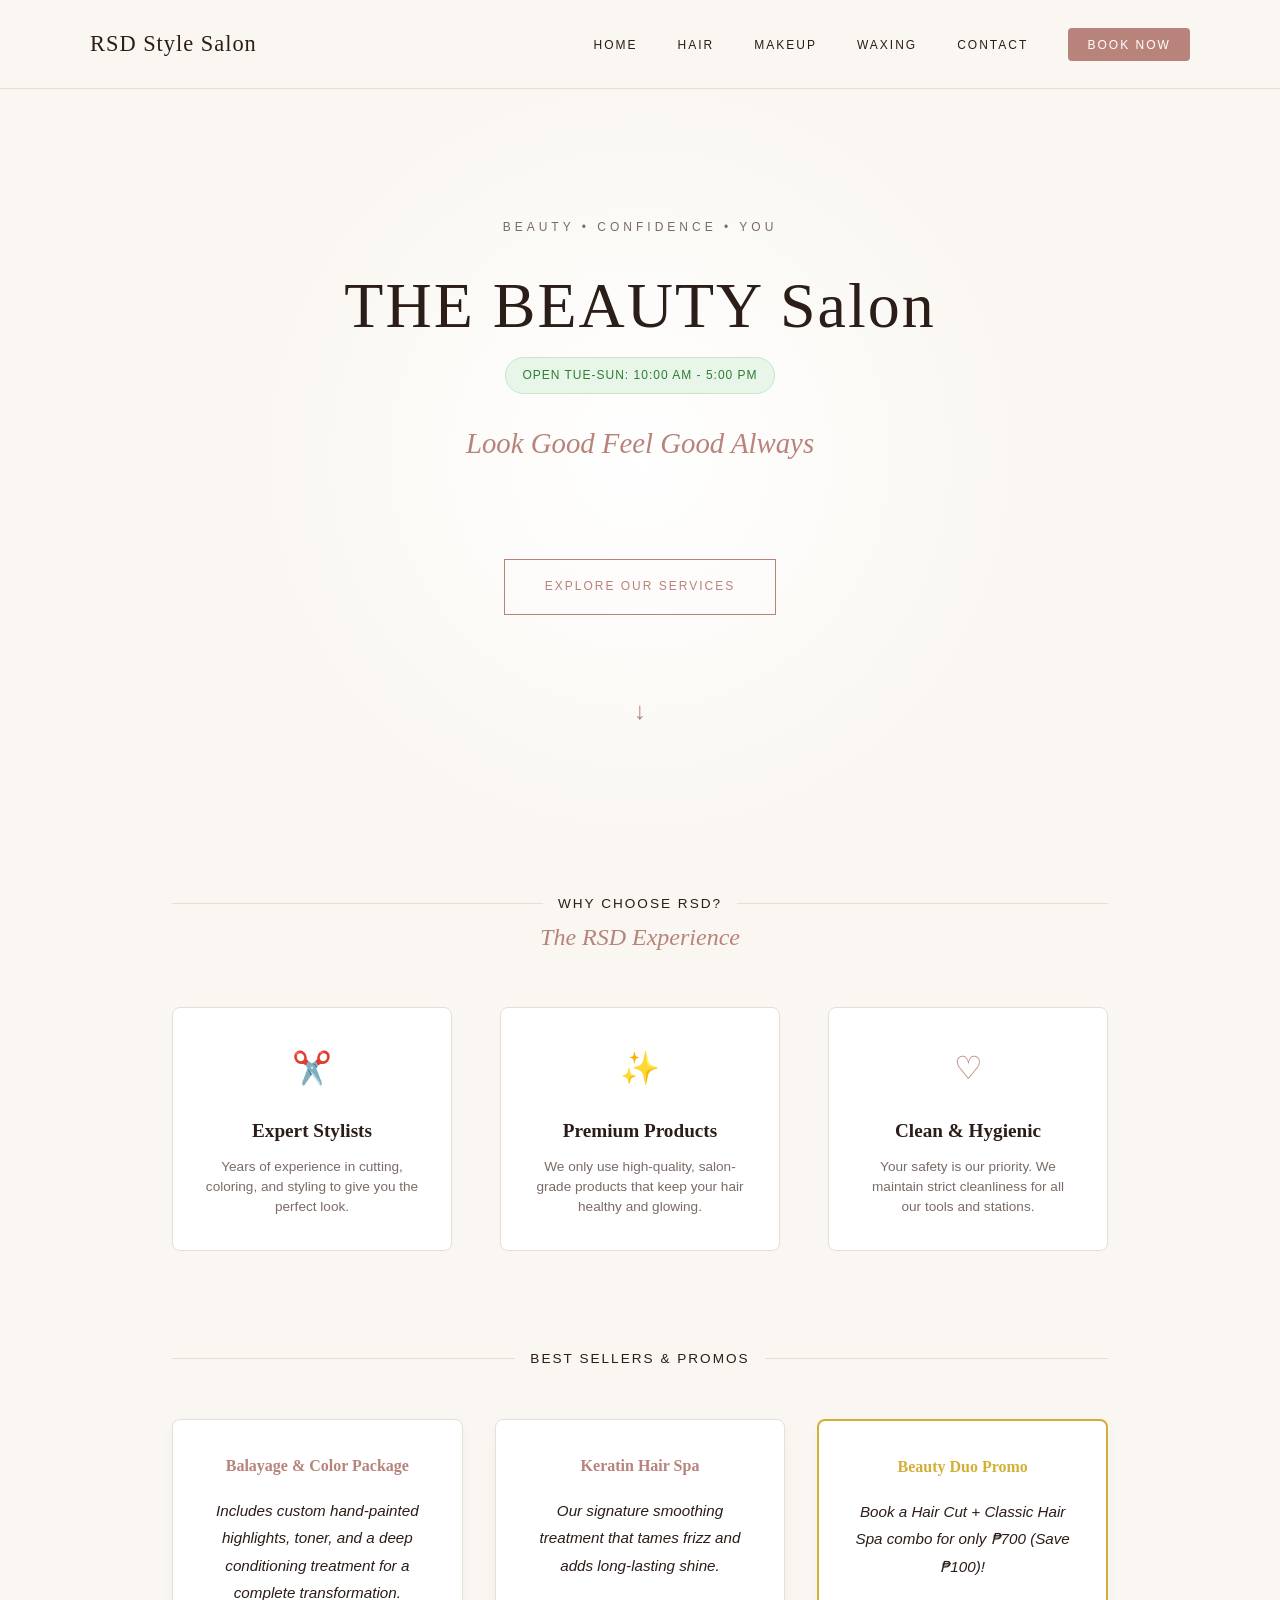
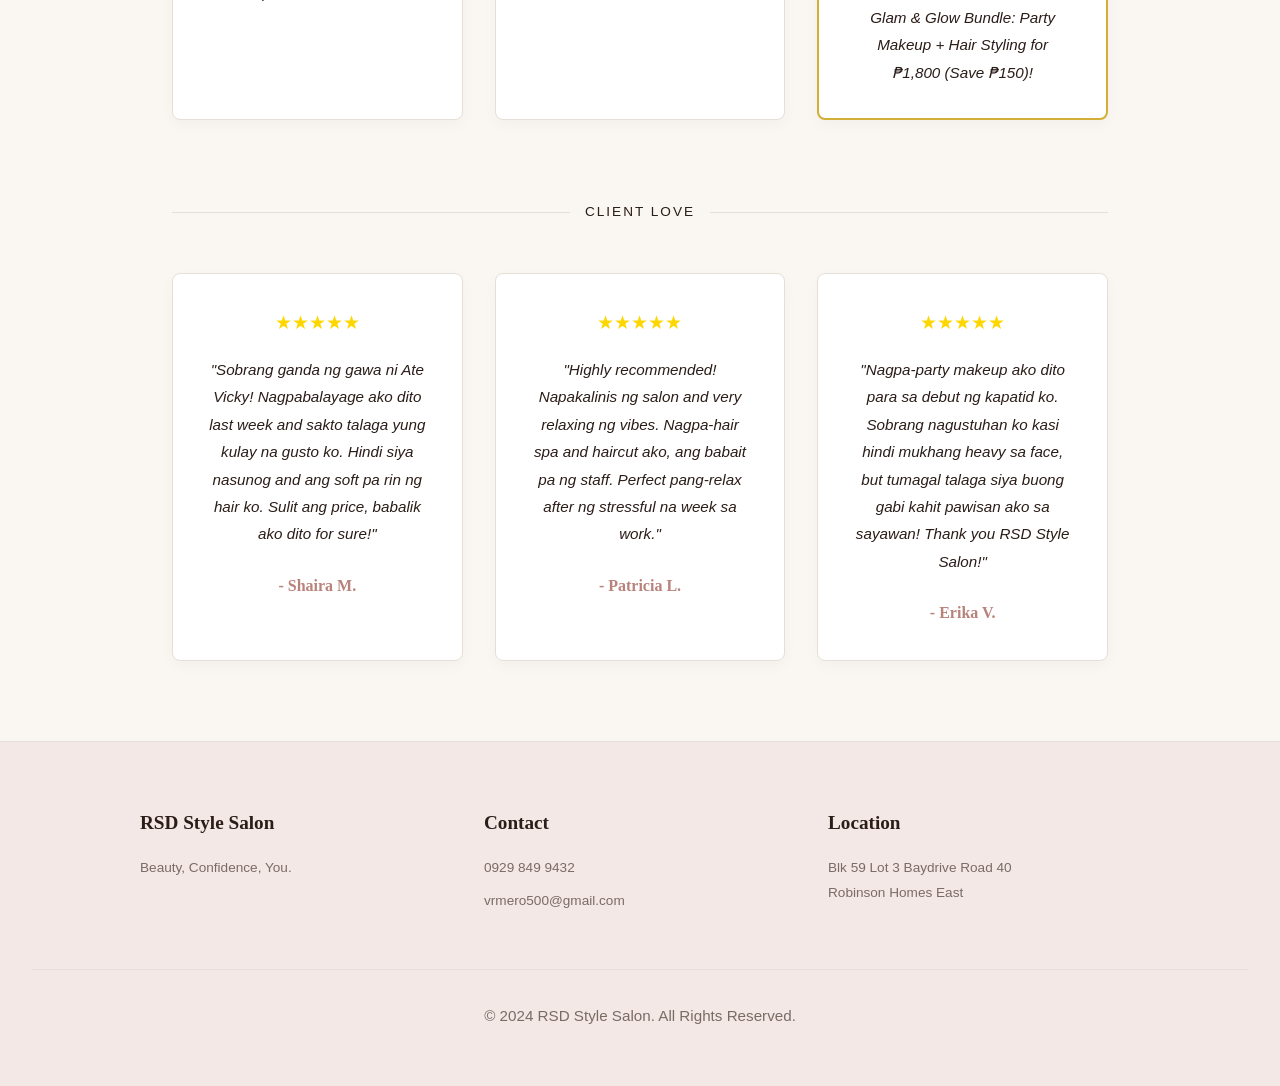
<file: index.html>
<!DOCTYPE html>
<html lang="en">
<head>
    <meta charset="UTF-8">
    <meta name="viewport" content="width=device-width, initial-scale=1.0">
    <title>RSD Style Salon | Home</title>
    <link rel="stylesheet" href="style.css">
</head>
<body>

    <!-- 1. NAVIGATION BAR -->
    <nav>
        <div class="nav-container">
            <div class="logo">RSD Style Salon</div>
            <ul class="nav-links">
                <li><a href="index.html">Home</a></li>
                <li><a href="hair.html">Hair</a></li>
                <li><a href="makeup.html">Makeup</a></li>
                <li><a href="waxing.html">Waxing</a></li>
                <li><a href="contact.html">Contact</a></li>
                <li><a href="contact.html" class="nav-btn">BOOK NOW</a></li>
            </ul>
        </div>
    </nav>

    <!-- 2. HERO SECTION -->
    <section class="hero">
        <p class="hero-subtitle">Beauty • Confidence • You</p>
        <h1>THE BEAUTY Salon</h1>
        <!-- Updated Operating Hours based on Interview -->
        <div class="open-badge">Open Tue-Sun: 10:00 AM - 5:00 PM</div>
        <span class="script-text">Look Good Feel Good Always</span>
        <br><br>
        <a href="hair.html" class="btn">Explore Our Services</a>
        <div class="scroll-indicator">↓</div>
    </section>

    <!-- 3. WHY CHOOSE US SECTION -->
    <section class="why-choose-us">
        <h3 style="justify-content: center; border: none; margin-bottom: 0;">Why Choose RSD?</h3>
        <span class="script-text" style="font-size: 1.5rem; margin-bottom: 0;">The RSD Experience</span>
        
        <div class="features-grid">
            <!-- Feature 1 -->
            <div class="feature-item">
                <span class="feature-item-icon">✂️</span>
                <h4>Expert Stylists</h4>
                <p>Years of experience in cutting, coloring, and styling to give you the perfect look.</p>
            </div>
            <!-- Feature 2 -->
            <div class="feature-item">
                <span class="feature-item-icon">✨</span>
                <h4>Premium Products</h4>
                <p>We only use high-quality, salon-grade products that keep your hair healthy and glowing.</p>
            </div>
            <!-- Feature 3 -->
            <div class="feature-item">
                <span class="feature-item-icon">♡</span>
                <h4>Clean & Hygienic</h4>
                <p>Your safety is our priority. We maintain strict cleanliness for all our tools and stations.</p>
            </div>
        </div>
    </section>

    <!-- 4. PROMOS & BEST SELLERS (Based on Interview) -->
    <section class="testimonials" style="margin-top: 2rem;">
        <h3 style="justify-content: center; border: none;">Best Sellers & Promos</h3>
        <div class="testimonial-grid">
            <div class="testimonial-card">
                <h4 style="font-family: var(--font-heading); color: var(--accent); margin-bottom: 1rem;">Balayage & Color Package</h4>
                <p class="quote">Includes custom hand-painted highlights, toner, and a deep conditioning treatment for a complete transformation.</p>
            </div>
            <div class="testimonial-card">
                <h4 style="font-family: var(--font-heading); color: var(--accent); margin-bottom: 1rem;">Keratin Hair Spa</h4>
                <p class="quote">Our signature smoothing treatment that tames frizz and adds long-lasting shine.</p>
            </div>
            <div class="testimonial-card" style="border: 2px solid var(--gold);">
                <h4 style="font-family: var(--font-heading); color: var(--gold); margin-bottom: 1rem;">Beauty Duo Promo</h4>
                <p class="quote">Book a Hair Cut + Classic Hair Spa combo for only ₱700 (Save ₱100)!</p>
                <p class="quote" style="margin-bottom: 0;">Glam & Glow Bundle: Party Makeup + Hair Styling for ₱1,800 (Save ₱150)!</p>
            </div>
        </div>
    </section>

<!-- 5. TESTIMONIALS SECTION -->
<section class="testimonials">
    <h3 style="justify-content: center; border: none;">Client Love</h3>
    <div class="testimonial-grid">
        
        <div class="testimonial-card">
            <p class="stars">★★★★★</p>
            <p class="quote">"Sobrang ganda ng gawa ni Ate Vicky! Nagpabalayage ako dito last week and sakto talaga yung kulay na gusto ko. Hindi siya nasunog and ang soft pa rin ng hair ko. Sulit ang price, babalik ako dito for sure!"</p>
            <p class="client-name">- Shaira M.</p>
        </div>
        
        <div class="testimonial-card">
            <p class="stars">★★★★★</p>
            <p class="quote">"Highly recommended! Napakalinis ng salon and very relaxing ng vibes. Nagpa-hair spa and haircut ako, ang babait pa ng staff. Perfect pang-relax after ng stressful na week sa work."</p>
            <p class="client-name">- Patricia L.</p>
        </div>
        
        <div class="testimonial-card">
            <p class="stars">★★★★★</p>
            <p class="quote">"Nagpa-party makeup ako dito para sa debut ng kapatid ko. Sobrang nagustuhan ko kasi hindi mukhang heavy sa face, but tumagal talaga siya buong gabi kahit pawisan ako sa sayawan! Thank you RSD Style Salon!"</p>
            <p class="client-name">- Erika V.</p>
        </div>

    </div>
</section>
    
    <!-- 6. FOOTER -->
    <footer>
        <div class="footer-content">
            <div class="footer-col">
                <h4>RSD Style Salon</h4>
                <p>Beauty, Confidence, You.</p>
            </div>
            <div class="footer-col">
                <h4>Contact</h4>
                <p>0929 849 9432</p>
                <p>vrmero500@gmail.com</p>
            </div>
            <div class="footer-col">
                <h4>Location</h4>
                <p>Blk 59 Lot 3 Baydrive Road 40<br>Robinson Homes East</p>
            </div>
        </div>
        <div class="footer-bottom">
            <p>&copy; 2024 RSD Style Salon. All Rights Reserved.</p>
        </div>
    </footer>

    <!-- 7. JAVASCRIPT (Scroll Effects & Back to Top) -->
    <script>
        window.addEventListener('scroll', function() {
            const nav = document.querySelector('nav');
            const topBtn = document.getElementById("backToTop");
            
            if (window.scrollY > 50) {
                nav.classList.add('scrolled');
            } else {
                nav.classList.remove('scrolled');
            }

            if (window.scrollY > 300) {
                topBtn.style.display = "block";
            } else {
                topBtn.style.display = "none";
            }
        });
    </script>
    <button onclick="window.scrollTo({top: 0, behavior: 'smooth'})" id="backToTop" title="Go to top">↑</button> 
</body>
</html>
</file>
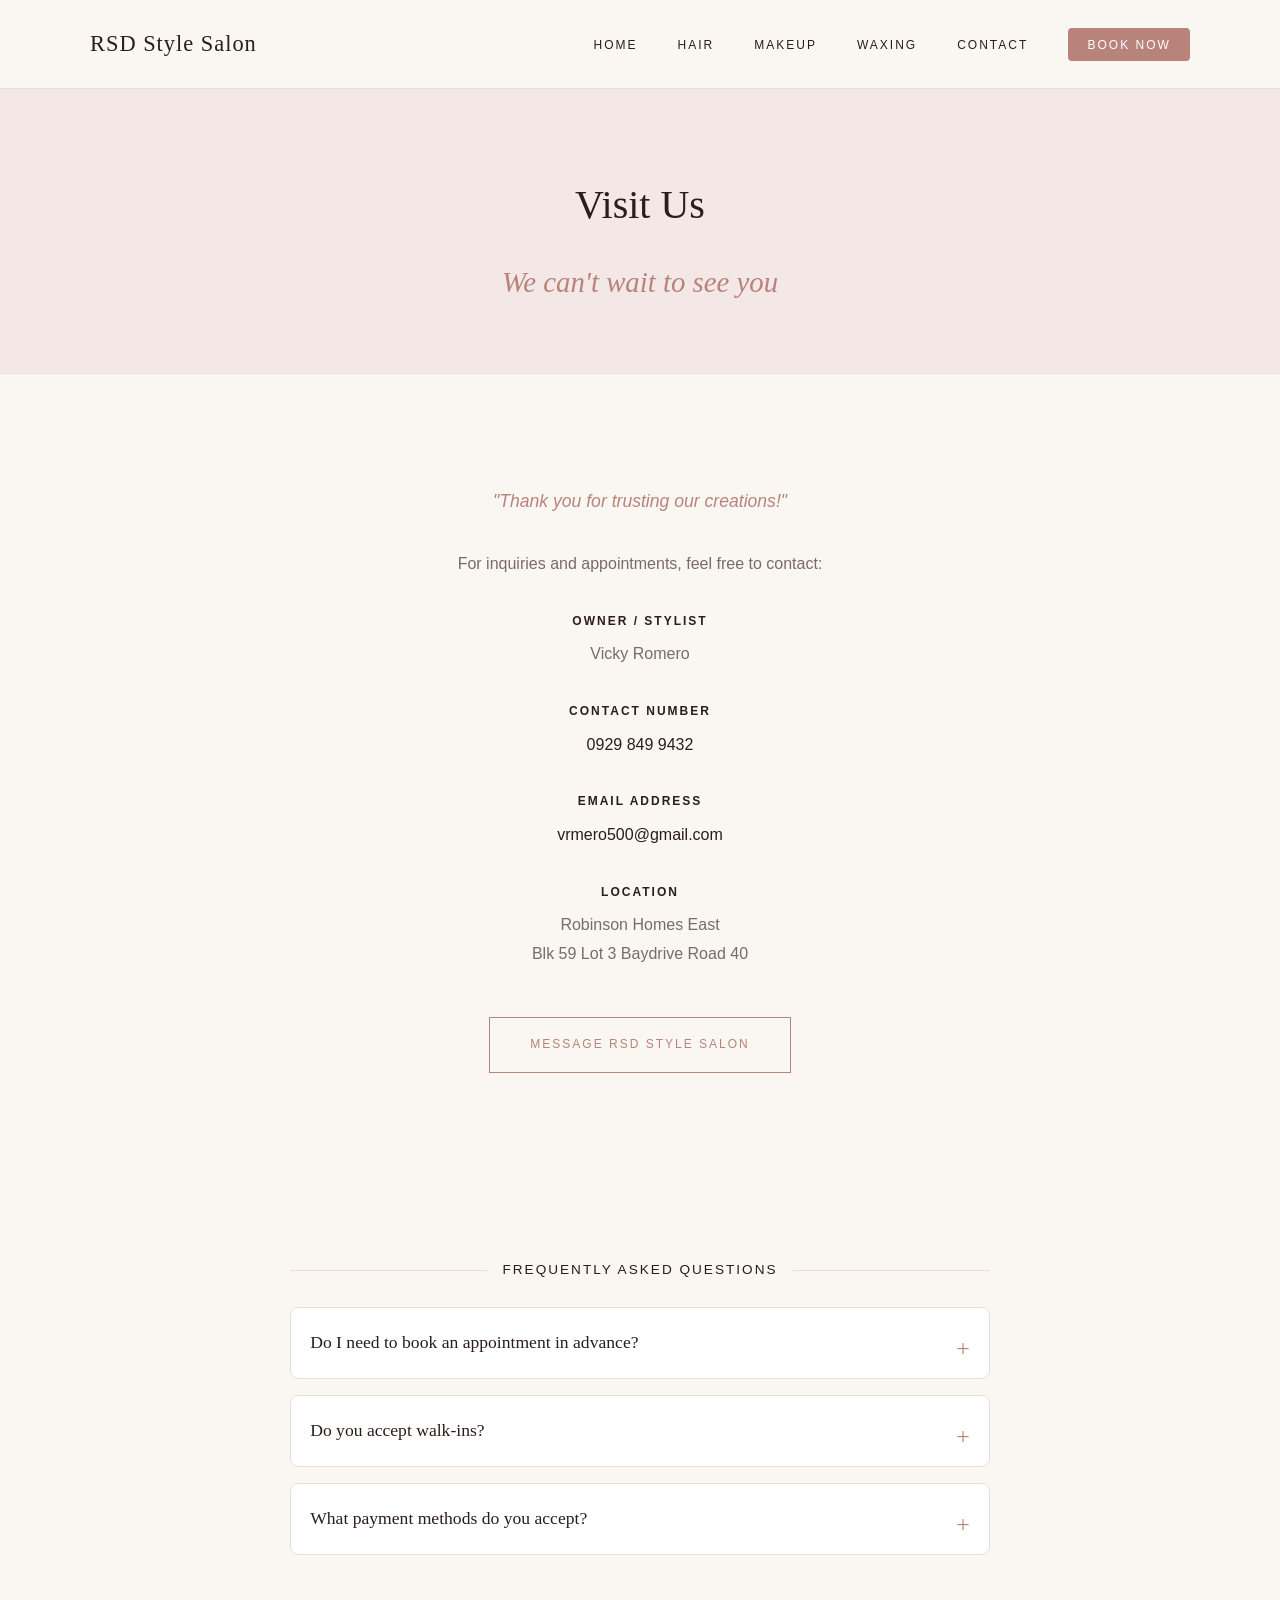
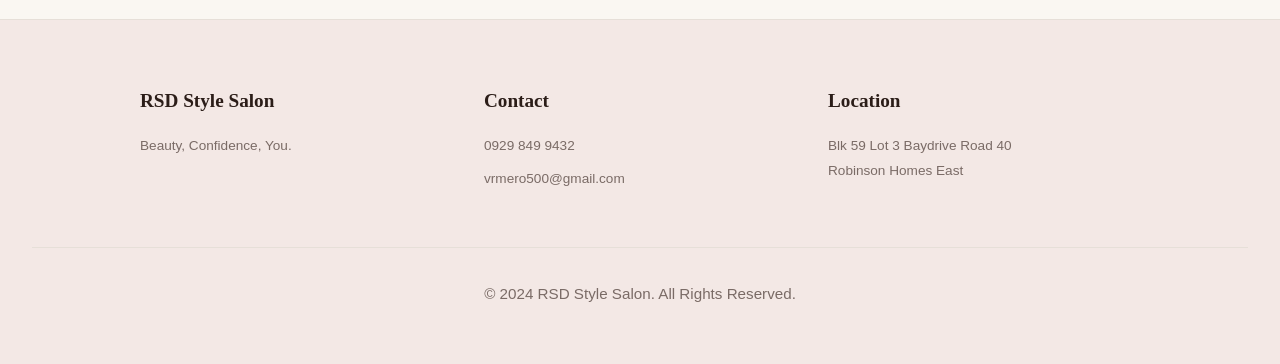
<file: contact.html>
<!DOCTYPE html>
<html lang="en">
<head>
    <meta charset="UTF-8">
    <meta name="viewport" content="width=device-width, initial-scale=1.0">
    <title>RSD Style Salon | Contact</title>
    <link rel="stylesheet" href="style.css">
</head>
<body>

    <!-- 1. NAVIGATION BAR -->
    <nav>
        <div class="nav-container">
            <div class="logo">RSD Style Salon</div>
            <ul class="nav-links">
                <li><a href="index.html">Home</a></li>
                <li><a href="hair.html">Hair</a></li>
                <li><a href="makeup.html">Makeup</a></li>
                <li><a href="waxing.html">Waxing</a></li>
                <li><a href="contact.html">Contact</a></li>
                <li><a href="contact.html" class="nav-btn">BOOK NOW</a></li>
            </ul>
        </div>
    </nav>

    <!-- 2. PAGE HEADER -->
    <div class="page-header">
        <h2>Visit Us</h2>
        <span class="script-text">We can't wait to see you</span>
    </div>

    <!-- 3. CONTACT INFORMATION -->
    <div class="container">
        <div class="contact-info">
            <p style="font-size: 1.1rem; color: var(--accent); font-style: italic; margin-bottom: 2rem;">
                "Thank you for trusting our creations!"
            </p>

            <p style="margin-bottom: 2rem;">
                For inquiries and appointments, feel free to contact:
            </p>

            <p>
                <strong>Owner / Stylist</strong>
                Vicky Romero
            </p>

            <p>
                <strong>Contact Number</strong>
                <a href="tel:+639298499432" style="color: var(--text-dark); text-decoration: none;">0929 849 9432</a>
            </p>

            <p>
                <strong>Email Address</strong>
                <a href="mailto:vrmero500@gmail.com" style="color: var(--text-dark); text-decoration: none;">vrmero500@gmail.com</a>
            </p>

            <p>
                <strong>Location</strong>
                Robinson Homes East<br>
                Blk 59 Lot 3 Baydrive Road 40
            </p>

            <div style="margin-top: 3rem;">
                <a href="https://www.facebook.com/share/19t6692q8u/" target="_blank" class="btn">Message RSD Style Salon</a>
            </div>
        </div>
    </div>

    <!-- 4. FAQ SECTION -->
    <div class="faq-section">
        <h3 style="justify-content: center; border: none; margin-top: 4rem;">Frequently Asked Questions</h3>
        
        <details class="faq-item">
            <summary>Do I need to book an appointment in advance?</summary>
            <p>Yes, we highly recommend booking in advance, especially for weekends and major hair treatments, to ensure we can accommodate you.</p>
        </details>

        <details class="faq-item">
            <summary>Do you accept walk-ins?</summary>
            <p>We do accept walk-ins if there is an available stylist, but appointments are always prioritized.</p>
        </details>

        <details class="faq-item">
            <summary>What payment methods do you accept?</summary>
            <p>We accept Cash, GCash, and Bank Transfers.</p>
        </details>
    </div>

    <!-- 5. FOOTER -->
    <footer>
        <div class="footer-content">
            <div class="footer-col">
                <h4>RSD Style Salon</h4>
                <p>Beauty, Confidence, You.</p>
            </div>
            <div class="footer-col">
                <h4>Contact</h4>
                <p>0929 849 9432</p>
                <p>vrmero500@gmail.com</p>
            </div>
            <div class="footer-col">
                <h4>Location</h4>
                <p>Blk 59 Lot 3 Baydrive Road 40<br>Robinson Homes East</p>
            </div>
        </div>
        <div class="footer-bottom">
            <p>&copy; 2024 RSD Style Salon. All Rights Reserved.</p>
        </div>
    </footer>

    <!-- 6. JAVASCRIPT (Scroll Effects & Back to Top) -->
    <script>
        window.addEventListener('scroll', function() {
            const nav = document.querySelector('nav');
            const topBtn = document.getElementById("backToTop");
            
            if (window.scrollY > 50) {
                nav.classList.add('scrolled');
            } else {
                nav.classList.remove('scrolled');
            }

            if (window.scrollY > 300) {
                topBtn.style.display = "block";
            } else {
                topBtn.style.display = "none";
            }
        });
    </script>
    <button onclick="window.scrollTo({top: 0, behavior: 'smooth'})" id="backToTop" title="Go to top">↑</button>
</body>
</html>
</file>
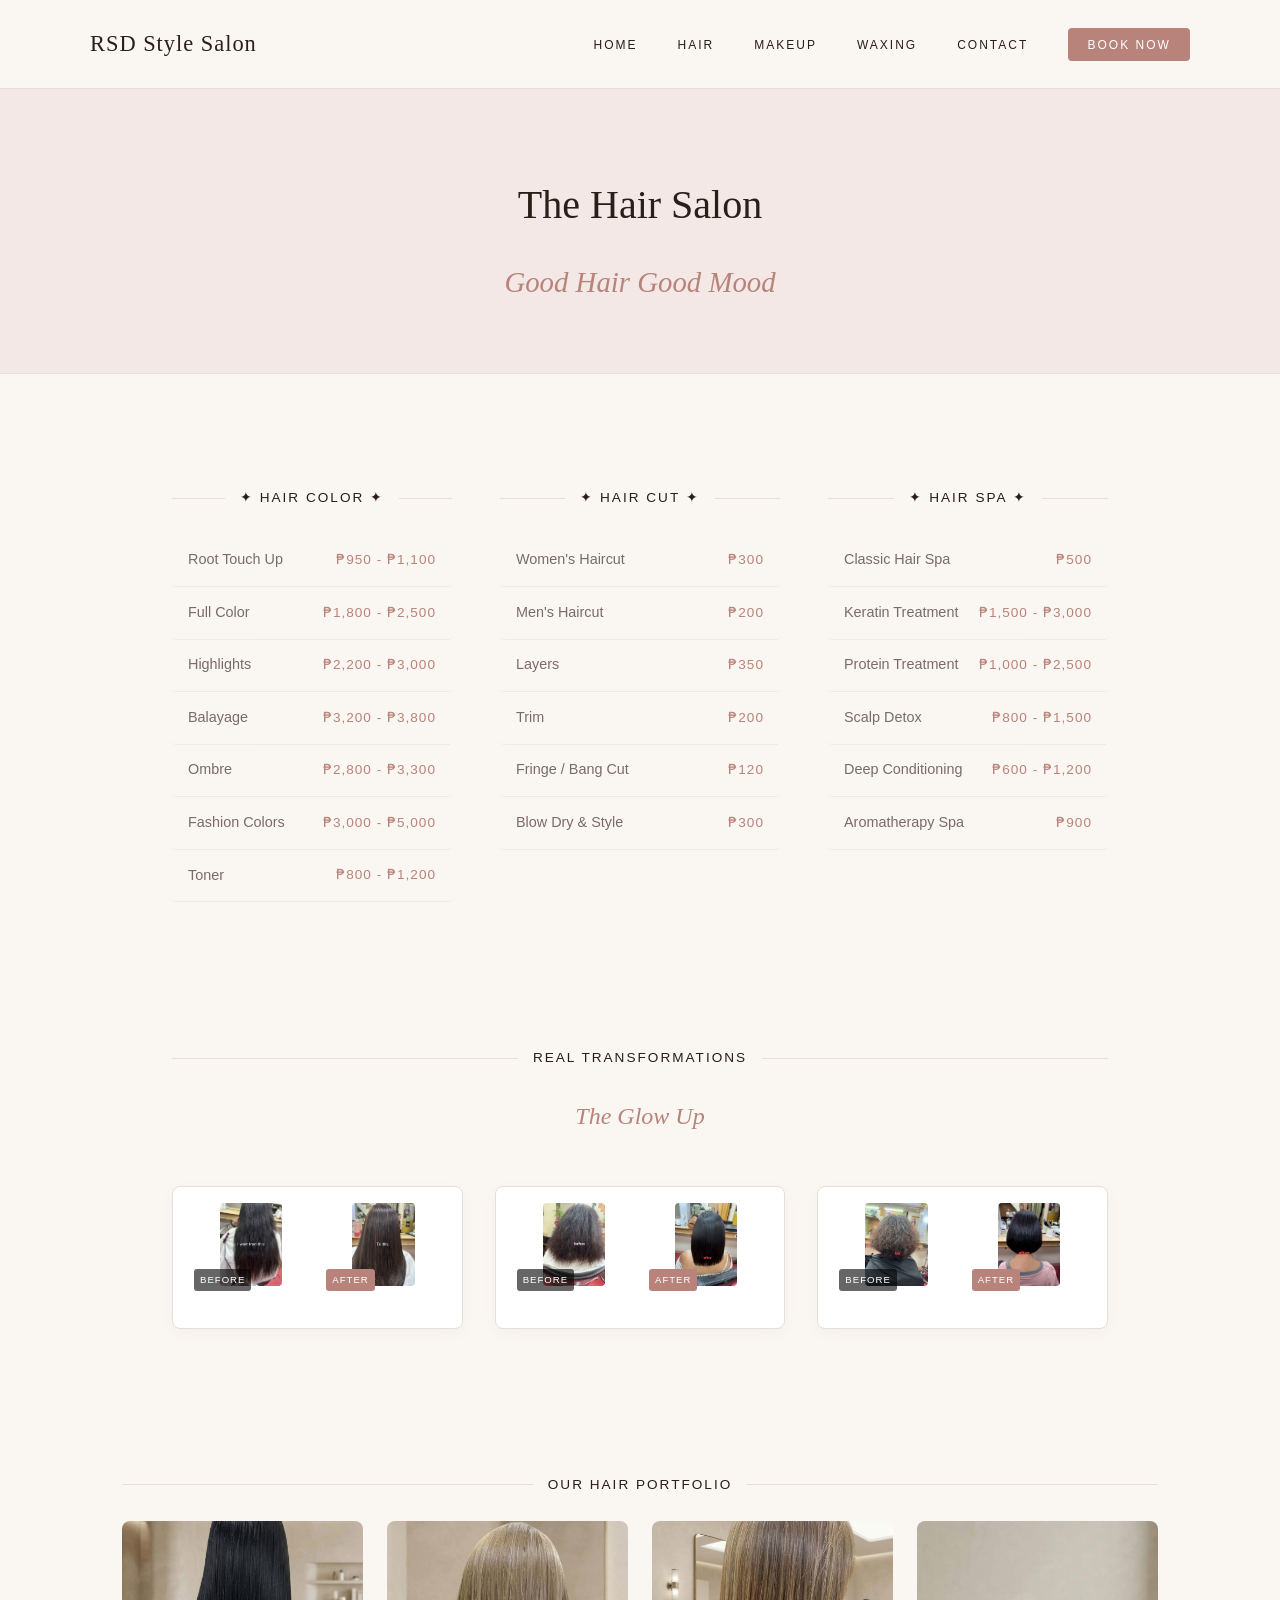
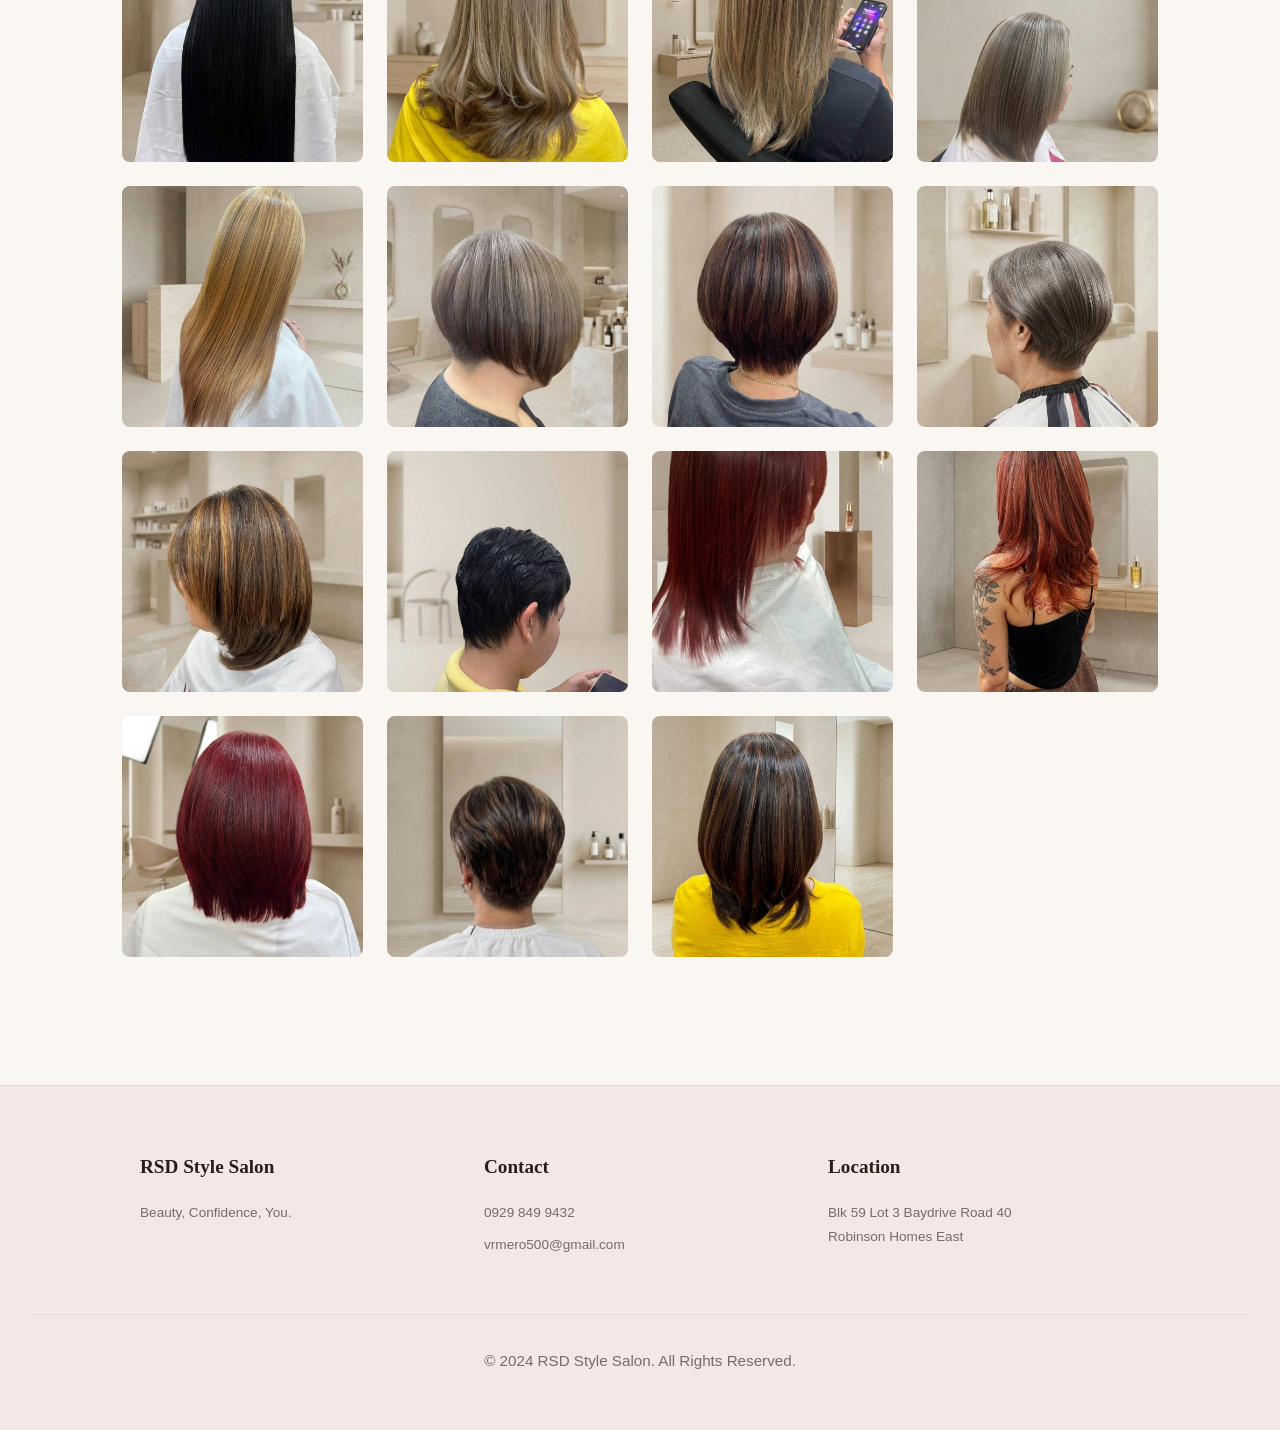
<file: hair.html>
<!DOCTYPE html>
<html lang="en">
<head>
    <meta charset="UTF-8">
    <meta name="viewport" content="width=device-width, initial-scale=1.0">
    <title>RSD Style Salon | Hair</title>
    <link rel="stylesheet" href="style.css">
</head>
<body>

    <!-- 1. NAVIGATION BAR -->
    <nav>
        <div class="nav-container">
            <div class="logo">RSD Style Salon</div>
            <ul class="nav-links">
                <li><a href="index.html">Home</a></li>
                <li><a href="hair.html">Hair</a></li>
                <li><a href="makeup.html">Makeup</a></li>
                <li><a href="waxing.html">Waxing</a></li>
                <li><a href="contact.html">Contact</a></li>
                <li><a href="contact.html" class="nav-btn">BOOK NOW</a></li>
            </ul>
        </div>
    </nav>

    <!-- 2. PAGE HEADER -->
    <div class="page-header">
        <h2>The Hair Salon</h2>
        <span class="script-text">Good Hair Good Mood</span>
    </div>

    <!-- 3. SERVICE MENUS -->
    <div class="container">
        <div class="menu-grid">
            <div>
                <h3>✦ Hair Color ✦</h3>
                <ul class="service-list">
                    <li><span>Root Touch Up</span> <span class="price">₱950 - ₱1,100</span></li>
                    <li><span>Full Color</span> <span class="price">₱1,800 - ₱2,500</span></li>
                    <li><span>Highlights</span> <span class="price">₱2,200 - ₱3,000</span></li>
                    <li><span>Balayage</span> <span class="price">₱3,200 - ₱3,800</span></li>
                    <li><span>Ombre</span> <span class="price">₱2,800 - ₱3,300</span></li>
                    <li><span>Fashion Colors</span> <span class="price">₱3,000 - ₱5,000</span></li>
                    <li><span>Toner</span> <span class="price">₱800 - ₱1,200</span></li>
                </ul>
            </div>
            <div>
                <h3>✦ Hair Cut ✦</h3>
                <ul class="service-list">
                    <li><span>Women's Haircut</span> <span class="price">₱300</span></li>
                    <li><span>Men's Haircut</span> <span class="price">₱200</span></li>
                    <li><span>Layers</span> <span class="price">₱350</span></li>
                    <li><span>Trim</span> <span class="price">₱200</span></li>
                    <li><span>Fringe / Bang Cut</span> <span class="price">₱120</span></li>
                    <li><span>Blow Dry & Style</span> <span class="price">₱300</span></li>
                </ul>
            </div>
            <div>
                <h3>✦ Hair Spa ✦</h3>
                <ul class="service-list">
                    <li><span>Classic Hair Spa</span> <span class="price">₱500</span></li>
                    <li><span>Keratin Treatment</span> <span class="price">₱1,500 - ₱3,000</span></li>
                    <li><span>Protein Treatment</span> <span class="price">₱1,000 - ₱2,500</span></li>
                    <li><span>Scalp Detox</span> <span class="price">₱800 - ₱1,500</span></li>
                    <li><span>Deep Conditioning</span> <span class="price">₱600 - ₱1,200</span></li>
                    <li><span>Aromatherapy Spa</span> <span class="price">₱900</span></li>
                </ul>
            </div>
        </div>
    </div>

    <!-- 4. BEFORE & AFTER SECTION -->
    <section class="before-after-section">
        <h3 style="justify-content: center; border: none;">Real Transformations</h3>
        <span class="script-text" style="font-size: 1.5rem;">The Glow Up</span>
        
        <div class="ba-grid">
            <!-- Transformation 1 -->
            <div class="ba-card">
                <div class="ba-images">
                    <div class="ba-label before"><img src="beforehair1.jpg" alt="Before Hair Style 1"></div>
                    <div class="ba-label after"><img src="afterhair1.jpg" alt="After Hair Style 1"></div>
                </div>
            </div>
            <!-- Transformation 2 -->
            <div class="ba-card">
                <div class="ba-images">
                    <div class="ba-label before"><img src="beforehair2.jpg" alt="Before Hair Style 2"></div>
                    <div class="ba-label after"><img src="afterhair2.jpg" alt="After Hair Style 2"></div>
                </div>
            </div>
            <!-- Transformation 3 -->
            <div class="ba-card">
                <div class="ba-images">
                    <div class="ba-label before"><img src="beforehair3.jpg" alt="Before Hair Style 3"></div>
                    <div class="ba-label after"><img src="afterhair3.jpg" alt="After Hair Style 3"></div>
                </div>
            </div>
        </div>
    </section>

    <!-- 5. GALLERY SECTION -->
    <div class="gallery-section">
        <h3 style="justify-content: center; border: none;">Our Hair Portfolio</h3>
        <div class="gallery-grid">
            <!-- Replace these src names with your actual image file names! -->
            <div class="gallery-item"><img src="hairstyle1.jpg" alt="Hair Style 1"></div>
            <div class="gallery-item"><img src="hairstyle2.jpg" alt="Hair Style 2"></div>
            <div class="gallery-item"><img src="hairstyle3.jpg" alt="Hair Style 3"></div>
            <div class="gallery-item"><img src="hairstyle4.jpg" alt="Hair Style 4"></div>
            <div class="gallery-item"><img src="hairstyle5.jpg" alt="Hair Style 5"></div>
            <div class="gallery-item"><img src="hairstyle6.jpg" alt="Hair Style 6"></div>
            <div class="gallery-item"><img src="hairstyle7.jpg" alt="Hair Style 7"></div>
            <div class="gallery-item"><img src="hairstyle8.jpg" alt="Hair Style 8"></div>
            <div class="gallery-item"><img src="hairstyle9.jpg" alt="Hair Style 9"></div>
            <div class="gallery-item"><img src="hairstyle10.jpg" alt="Hair Style 10"></div>
            <div class="gallery-item"><img src="hairstyle11.jpg" alt="Hair Style 11"></div>
            <div class="gallery-item"><img src="hairstyle12.jpg" alt="Hair Style 12"></div>
            <div class="gallery-item"><img src="hairstyle13.jpg" alt="Hair Style 13"></div>
            <div class="gallery-item"><img src="hairstyle14.jpg" alt="Hair Style 14"></div>
            <div class="gallery-item"><img src="hairstyle15.jpg" alt="Hair Style 15"></div>
        </div>
    </div>

    <!-- 6. FOOTER -->
    <footer>
        <div class="footer-content">
            <div class="footer-col">
                <h4>RSD Style Salon</h4>
                <p>Beauty, Confidence, You.</p>
            </div>
            <div class="footer-col">
                <h4>Contact</h4>
                <p>0929 849 9432</p>
                <p>vrmero500@gmail.com</p>
            </div>
            <div class="footer-col">
                <h4>Location</h4>
                <p>Blk 59 Lot 3 Baydrive Road 40<br>Robinson Homes East</p>
            </div>
        </div>
        <div class="footer-bottom">
            <p>&copy; 2024 RSD Style Salon. All Rights Reserved.</p>
        </div>
    </footer>

    <!-- 7. JAVASCRIPT (Scroll Effects & Back to Top) -->
    <script>
        window.addEventListener('scroll', function() {
            const nav = document.querySelector('nav');
            const topBtn = document.getElementById("backToTop");
            
            if (window.scrollY > 50) {
                nav.classList.add('scrolled');
            } else {
                nav.classList.remove('scrolled');
            }

            if (window.scrollY > 300) {
                topBtn.style.display = "block";
            } else {
                topBtn.style.display = "none";
            }
        });
    </script>
    <button onclick="window.scrollTo({top: 0, behavior: 'smooth'})" id="backToTop" title="Go to top">↑</button> 
</body>
</html>
</file>
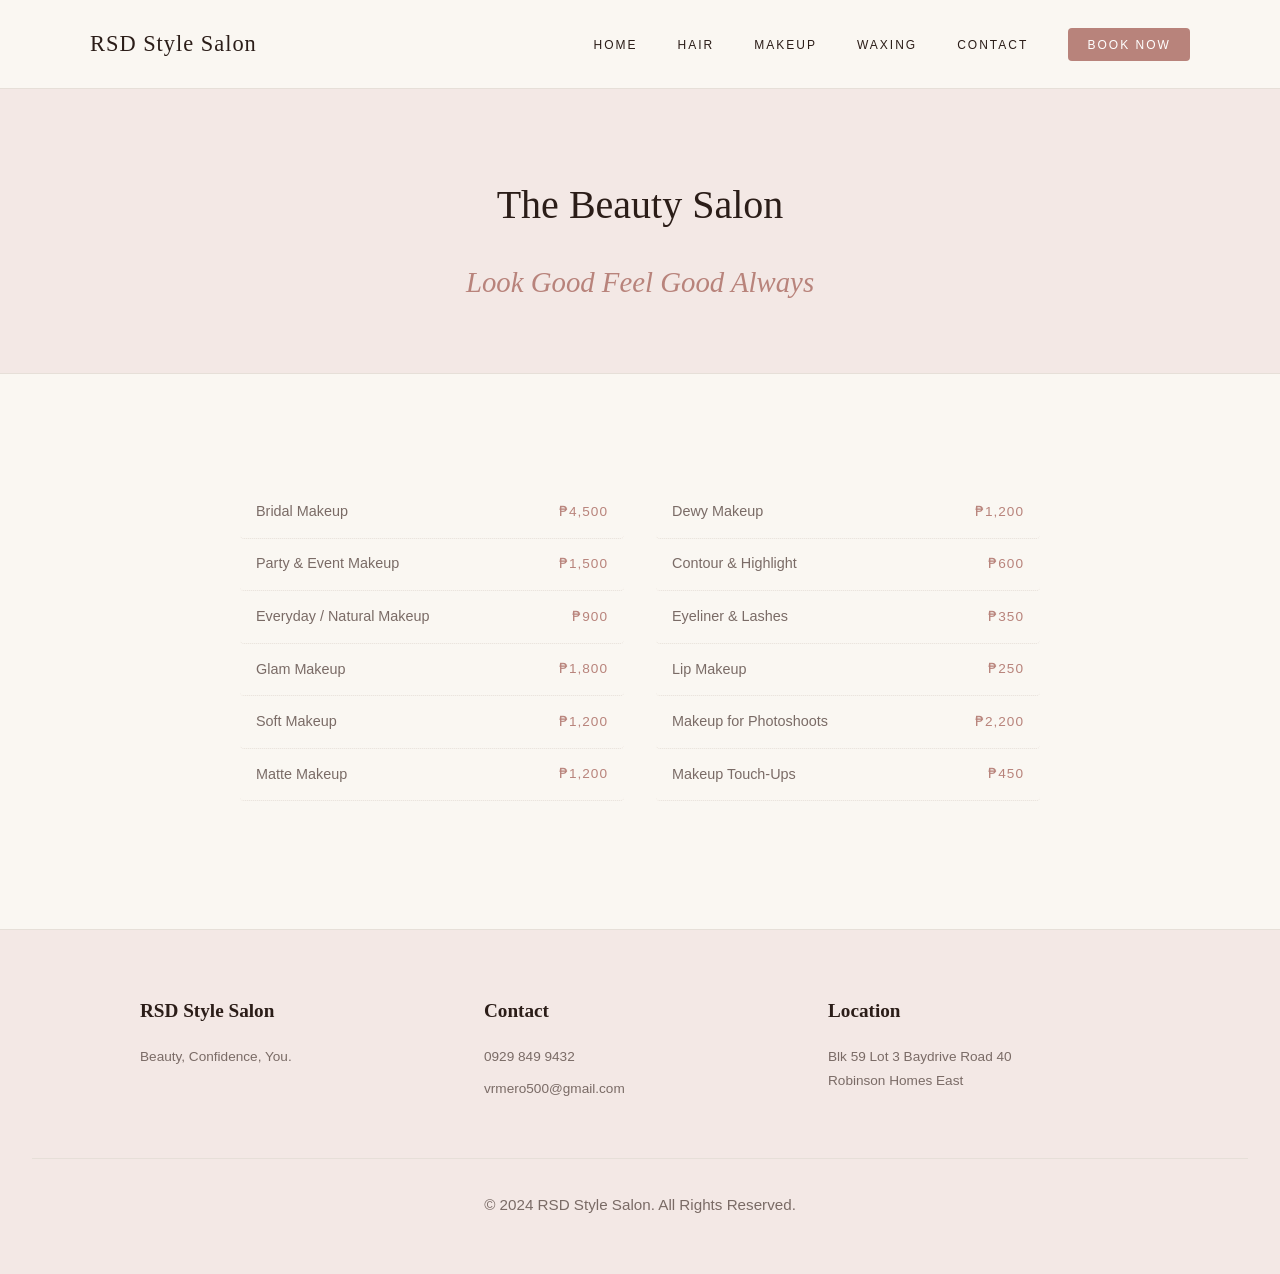
<file: makeup.html>
<!DOCTYPE html>
<html lang="en">
<head>
    <meta charset="UTF-8">
    <meta name="viewport" content="width=device-width, initial-scale=1.0">
    <title>RSD Style Salon | Makeup</title>
    <link rel="stylesheet" href="style.css">
</head>
<body>

    <!-- 1. NAVIGATION BAR -->
    <nav>
        <div class="nav-container">
            <div class="logo">RSD Style Salon</div>
            <ul class="nav-links">
                <li><a href="index.html">Home</a></li>
                <li><a href="hair.html">Hair</a></li>
                <li><a href="makeup.html">Makeup</a></li>
                <li><a href="waxing.html">Waxing</a></li>
                <li><a href="contact.html">Contact</a></li>
                <li><a href="contact.html" class="nav-btn">BOOK NOW</a></li>
            </ul>
        </div>
    </nav>

    <!-- 2. PAGE HEADER -->
    <div class="page-header">
        <h2>The Beauty Salon</h2>
        <span class="script-text">Look Good Feel Good Always</span>
    </div>

    <!-- 3. SERVICE MENU -->
    <div class="container">
        <ul class="two-col-list">
            <li><span>Bridal Makeup</span> <span class="price">₱4,500</span></li>
            <li><span>Party & Event Makeup</span> <span class="price">₱1,500</span></li>
            <li><span>Everyday / Natural Makeup</span> <span class="price">₱900</span></li>
            <li><span>Glam Makeup</span> <span class="price">₱1,800</span></li>
            <li><span>Soft Makeup</span> <span class="price">₱1,200</span></li>
            <li><span>Matte Makeup</span> <span class="price">₱1,200</span></li>
            <li><span>Dewy Makeup</span> <span class="price">₱1,200</span></li>
            <li><span>Contour & Highlight</span> <span class="price">₱600</span></li>
            <li><span>Eyeliner & Lashes</span> <span class="price">₱350</span></li>
            <li><span>Lip Makeup</span> <span class="price">₱250</span></li>
            <li><span>Makeup for Photoshoots</span> <span class="price">₱2,200</span></li>
            <li><span>Makeup Touch-Ups</span> <span class="price">₱450</span></li>
        </ul>
    </div>

    <!-- 4. FOOTER -->
    <footer>
        <div class="footer-content">
            <div class="footer-col">
                <h4>RSD Style Salon</h4>
                <p>Beauty, Confidence, You.</p>
            </div>
            <div class="footer-col">
                <h4>Contact</h4>
                <p>0929 849 9432</p>
                <p>vrmero500@gmail.com</p>
            </div>
            <div class="footer-col">
                <h4>Location</h4>
                <p>Blk 59 Lot 3 Baydrive Road 40<br>Robinson Homes East</p>
            </div>
        </div>
        <div class="footer-bottom">
            <p>&copy; 2024 RSD Style Salon. All Rights Reserved.</p>
        </div>
    </footer>

    <!-- 5. JAVASCRIPT (Scroll Effects & Back to Top) -->
    <script>
        window.addEventListener('scroll', function() {
            const nav = document.querySelector('nav');
            const topBtn = document.getElementById("backToTop");
            
            if (window.scrollY > 50) {
                nav.classList.add('scrolled');
            } else {
                nav.classList.remove('scrolled');
            }

            if (window.scrollY > 300) {
                topBtn.style.display = "block";
            } else {
                topBtn.style.display = "none";
            }
        });
    </script>
    <button onclick="window.scrollTo({top: 0, behavior: 'smooth'})" id="backToTop" title="Go to top">↑</button> 
</body>
</html>
</file>
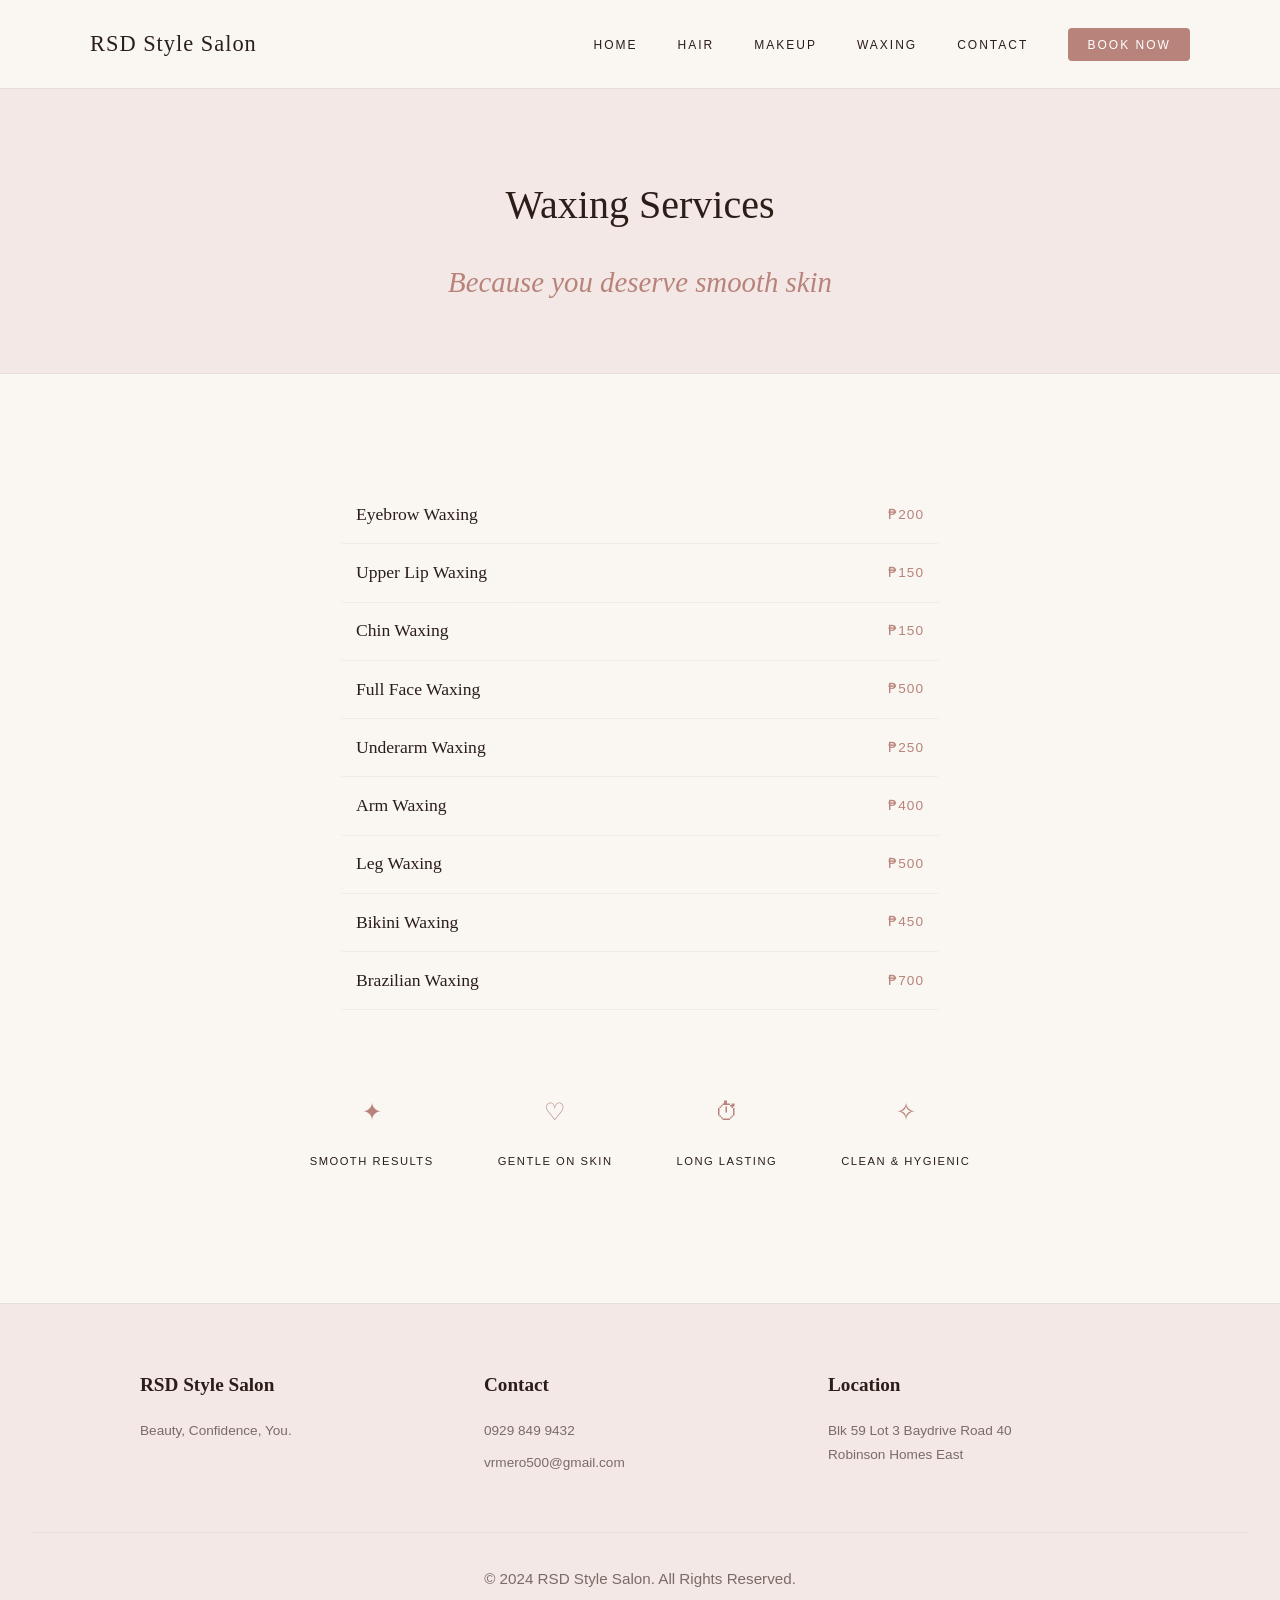
<file: waxing.html>
<!DOCTYPE html>
<html lang="en">
<head>
    <meta charset="UTF-8">
    <meta name="viewport" content="width=device-width, initial-scale=1.0">
    <title>RSD Style Salon | Waxing</title>
    <link rel="stylesheet" href="style.css">
</head>
<body>

    <!-- 1. NAVIGATION BAR -->
    <nav>
        <div class="nav-container">
            <div class="logo">RSD Style Salon</div>
            <ul class="nav-links">
                <li><a href="index.html">Home</a></li>
                <li><a href="hair.html">Hair</a></li>
                <li><a href="makeup.html">Makeup</a></li>
                <li><a href="waxing.html">Waxing</a></li>
                <li><a href="contact.html">Contact</a></li>
                <li><a href="contact.html" class="nav-btn">BOOK NOW</a></li>
            </ul>
        </div>
    </nav>

    <!-- 2. PAGE HEADER -->
    <div class="page-header">
        <h2>Waxing Services</h2>
        <span class="script-text">Because you deserve smooth skin</span>
    </div>

    <!-- 3. SERVICE MENU & FEATURES -->
    <div class="container">
        <ul class="waxing-menu">
            <li><span>Eyebrow Waxing</span> <span class="price">₱200</span></li>
            <li><span>Upper Lip Waxing</span> <span class="price">₱150</span></li>
            <li><span>Chin Waxing</span> <span class="price">₱150</span></li>
            <li><span>Full Face Waxing</span> <span class="price">₱500</span></li>
            <li><span>Underarm Waxing</span> <span class="price">₱250</span></li>
            <li><span>Arm Waxing</span> <span class="price">₱400</span></li>
            <li><span>Leg Waxing</span> <span class="price">₱500</span></li>
            <li><span>Bikini Waxing</span> <span class="price">₱450</span></li>
            <li><span>Brazilian Waxing</span> <span class="price">₱700</span></li>
        </ul>

        <div class="waxing-features">
            <div>
                <span class="feature-icon">✦</span>
                <span class="feature-text">Smooth Results</span>
            </div>
            <div>
                <span class="feature-icon">♡</span>
                <span class="feature-text">Gentle on Skin</span>
            </div>
            <div>
                <span class="feature-icon">⏱</span>
                <span class="feature-text">Long Lasting</span>
            </div>
            <div>
                <span class="feature-icon">✧</span>
                <span class="feature-text">Clean & Hygienic</span>
            </div>
        </div>
    </div>

    <!-- 4. FOOTER -->
    <footer>
        <div class="footer-content">
            <div class="footer-col">
                <h4>RSD Style Salon</h4>
                <p>Beauty, Confidence, You.</p>
            </div>
            <div class="footer-col">
                <h4>Contact</h4>
                <p>0929 849 9432</p>
                <p>vrmero500@gmail.com</p>
            </div>
            <div class="footer-col">
                <h4>Location</h4>
                <p>Blk 59 Lot 3 Baydrive Road 40<br>Robinson Homes East</p>
            </div>
        </div>
        <div class="footer-bottom">
            <p>&copy; 2024 RSD Style Salon. All Rights Reserved.</p>
        </div>
    </footer>

    <!-- 5. JAVASCRIPT (Scroll Effects & Back to Top) -->
    <script>
        window.addEventListener('scroll', function() {
            const nav = document.querySelector('nav');
            const topBtn = document.getElementById("backToTop");
            
            if (window.scrollY > 50) {
                nav.classList.add('scrolled');
            } else {
                nav.classList.remove('scrolled');
            }

            if (window.scrollY > 300) {
                topBtn.style.display = "block";
            } else {
                topBtn.style.display = "none";
            }
        });
    </script>
    <button onclick="window.scrollTo({top: 0, behavior: 'smooth'})" id="backToTop" title="Go to top">↑</button>
</body>
</html>
</file>
<file: style.css>
/* =========================================
   1. GLOBAL VARIABLES & RESET
   ========================================= */
:root {
    --bg-cream: #FAF7F2;       
    --bg-blush: #F3E8E5;       
    --text-dark: #2B1D18;      
    --text-light: #7A6B66;     
    --accent: #B8837B;         
    --gold: #D4AF37;
    --border-color: #E6DFD8;   

    --font-heading: Georgia, 'Times New Roman', Times, serif;
    --font-body: Arial, Helvetica, sans-serif;
}

* {
    margin: 0;
    padding: 0;
    box-sizing: border-box;
}

html {
    scroll-behavior: smooth; 
}

body {
    background-color: var(--bg-cream);
    color: var(--text-dark);
    font-family: var(--font-body);
    line-height: 1.8;
    -webkit-font-smoothing: antialiased;
}

/* =========================================
   2. TYPOGRAPHY & ANIMATIONS
   ========================================= */
h1, h2, h3 {
    font-family: var(--font-heading);
    font-weight: normal;
    color: var(--text-dark);
}

h1 {
    font-size: 4rem;
    letter-spacing: 2px;
    line-height: 1.1;
    margin-bottom: 1rem;
}

h2 {
    font-size: 2.5rem;
    text-align: center;
    margin-bottom: 1rem;
}

h3 {
    font-family: var(--font-body);
    font-size: 0.85rem; 
    text-transform: uppercase;
    letter-spacing: 2px;
    margin-bottom: 1.5rem;
    color: var(--text-dark);
    display: flex;
    align-items: center;
    gap: 15px;
}

h3::before, h3::after {
    content: "";
    flex: 1;
    border-bottom: 1px solid var(--border-color);
}

.script-text {
    font-family: var(--font-heading);
    font-style: italic;
    color: var(--accent);
    font-size: 1.8rem;
    display: block;
    margin-bottom: 2rem;
}

p {
    color: var(--text-light);
    margin-bottom: 1.5rem;
    font-size: 0.95rem;
}

@keyframes fadeUp {
    from { opacity: 0; transform: translateY(20px); }
    to { opacity: 1; transform: translateY(0); }
}

.hero h1, .hero .script-text, .hero .btn,
.page-header h2, .page-header .script-text {
    animation: fadeUp 1.2s ease-out forwards;
}
.hero .script-text, .page-header .script-text { animation-delay: 0.3s; }
.hero .btn { animation-delay: 0.6s; }

/* =========================================
   3. NAVIGATION BAR
   ========================================= */
nav {
    padding: 1.5rem 5%;
    border-bottom: 1px solid var(--border-color);
    background-color: var(--bg-cream);
    position: sticky;
    top: 0;
    z-index: 100;
    transition: all 0.4s ease;
}

nav.scrolled {
    padding: 0.8rem 5%; 
    box-shadow: 0 4px 10px rgba(0,0,0,0.05); 
}

.nav-container {
    display: flex;
    justify-content: space-between;
    align-items: center;
    max-width: 1100px;
    margin: 0 auto;
}

.logo {
    font-family: var(--font-heading);
    font-size: 1.4rem;
    letter-spacing: 1px;
    color: var(--text-dark);
}

.nav-links {
    list-style: none;
    display: flex;
    align-items: center;
    gap: 2.5rem;
}

.nav-links a {
    text-decoration: none;
    color: var(--text-dark);
    font-size: 0.75rem;
    letter-spacing: 2px;
    text-transform: uppercase;
    transition: color 0.3s ease;
    position: relative;
}

.nav-links a:not(.nav-btn)::after {
    content: '';
    position: absolute;
    width: 0;
    height: 1px;
    bottom: -4px;
    left: 0;
    background-color: var(--accent);
    transition: width 0.3s ease;
}

.nav-links a:not(.nav-btn):hover { color: var(--accent); }
.nav-links a:not(.nav-btn):hover::after { width: 100%; }

.nav-btn {
    background-color: var(--accent);
    color: #fff !important;
    padding: 0.6rem 1.2rem;
    border-radius: 4px;
    transition: background-color 0.3s ease;
}
.nav-btn:hover { background-color: var(--text-dark); }

/* =========================================
   4. LAYOUT UTILITIES & BUTTONS
   ========================================= */
.container {
    max-width: 1000px;
    margin: 0 auto;
    padding: 4rem 2rem;
}

.btn {
    display: inline-block;
    padding: 1rem 2.5rem;
    background-color: transparent;
    color: var(--accent);
    border: 1px solid var(--accent);
    text-decoration: none;
    text-transform: uppercase;
    letter-spacing: 2px;
    font-size: 0.75rem;
    position: relative;
    overflow: hidden;
    z-index: 1;
    transition: color 0.3s ease;
}

.btn::before {
    content: '';
    position: absolute;
    top: 0; left: 0;
    width: 100%; height: 100%;
    background-color: var(--accent);
    z-index: -1;
    transform: scaleY(0);
    transform-origin: bottom;
    transition: transform 0.3s ease;
}

.btn:hover { color: #ffffff; }
.btn:hover::before { transform: scaleY(1); }

/* =========================================
   5. HOME PAGE SPECIFIC
   ========================================= */
.hero {
    text-align: center;
    padding: 8rem 2rem 6rem;
    max-width: 800px;
    margin: 0 auto;
    background: radial-gradient(circle at center, #ffffff 0%, var(--bg-cream) 70%);
    border-radius: 50%;
}

.hero-subtitle {
    font-size: 0.75rem;
    letter-spacing: 4px;
    text-transform: uppercase;
    color: var(--text-light);
    margin-bottom: 2rem;
}

.open-badge {
    display: inline-block;
    background-color: #E8F5E9;
    color: #2E7D32;
    padding: 0.4rem 1rem;
    border-radius: 20px;
    font-size: 0.75rem;
    letter-spacing: 1px;
    text-transform: uppercase;
    margin-bottom: 1.5rem;
    border: 1px solid #C8E6C9;
}

.scroll-indicator {
    margin-top: 4rem;
    font-size: 1.5rem;
    color: var(--accent);
    animation: bounce 2s infinite;
}

@keyframes bounce {
    0%, 20%, 50%, 80%, 100% { transform: translateY(0); }
    40% { transform: translateY(-10px); }
    60% { transform: translateY(-5px); }
}

/* Why Choose Us */
.why-choose-us {
    max-width: 1000px;
    margin: 0 auto;
    padding: 4rem 2rem;
    text-align: center;
}

.features-grid {
    display: grid;
    grid-template-columns: repeat(3, 1fr);
    gap: 3rem;
    margin-top: 3rem;
}

.feature-item {
    padding: 2rem;
    background-color: #ffffff; 
    border: 1px solid var(--border-color);
    border-radius: 8px;
    transition: transform 0.3s ease, box-shadow 0.3s ease;
}

.feature-item:hover {
    transform: translateY(-5px);
    box-shadow: 0 10px 20px rgba(0, 0, 0, 0.05);
}

.feature-item-icon {
    font-size: 2rem;
    color: var(--accent);
    margin-bottom: 1rem;
    display: block;
}

.feature-item h4 {
    font-family: var(--font-heading);
    font-size: 1.2rem;
    color: var(--text-dark);
    margin-bottom: 0.5rem;
}

.feature-item p {
    font-size: 0.85rem;
    color: var(--text-light);
    margin-bottom: 0;
    line-height: 1.5;
}

/* Testimonials */
.testimonials { max-width: 1000px; margin: 5rem auto; padding: 0 2rem; text-align: center; }
.testimonial-grid { display: grid; grid-template-columns: repeat(3, 1fr); gap: 2rem; margin-top: 3rem; }
.testimonial-card {
    background: #fff;
    padding: 2rem;
    border-radius: 8px;
    border: 1px solid var(--border-color);
    box-shadow: 0 5px 15px rgba(0,0,0,0.03);
}
.stars { color: #FFD700; font-size: 1.2rem; margin-bottom: 1rem; } 
.quote { font-style: italic; font-size: 0.95rem; margin-bottom: 1.5rem; color: var(--text-dark); }
.client-name { font-family: var(--font-heading); font-size: 1rem; color: var(--accent); font-weight: bold; margin: 0; }

/* =========================================
   6. SERVICES PAGES (Hair, Makeup, Waxing)
   ========================================= */
.page-header {
    text-align: center;
    padding: 5rem 2rem 2rem 2rem;
    background-color: var(--bg-blush); 
    border-bottom: 1px solid var(--border-color);
    margin-bottom: 3rem;
}

.menu-grid {
    display: grid;
    grid-template-columns: repeat(auto-fit, minmax(250px, 1fr));
    gap: 3rem;
    max-width: 1000px;
    margin: 0 auto;
}

.service-list, .two-col-list, .waxing-menu {
    list-style: none;
}

.service-list li, .two-col-list li, .waxing-menu li {
    display: flex;
    justify-content: space-between;
    align-items: center;
    padding: 0.8rem 1rem;
    color: var(--text-light);
    font-size: 0.9rem;
    transition: all 0.3s ease;
    border-bottom: 1px dotted var(--border-color);
    border-radius: 4px;
}

.service-list li:hover, .two-col-list li:hover, .waxing-menu li:hover {
    background-color: var(--bg-blush);
    padding-left: 1.5rem;
    padding-right: 1.5rem;
    border-bottom: 1px solid transparent;
}

.two-col-list {
    columns: 2;
    column-gap: 2rem;
    max-width: 800px;
    margin: 0 auto;
}
.two-col-list li { break-inside: avoid; }

.waxing-menu { max-width: 600px; margin: 0 auto; }
.waxing-menu li { font-family: var(--font-heading); font-size: 1.1rem; color: var(--text-dark); }

.price {
    color: var(--accent);
    font-family: var(--font-body);
    font-size: 0.85rem;
    letter-spacing: 1px;
    white-space: nowrap;
}

.waxing-features {
    display: flex;
    justify-content: center;
    gap: 4rem;
    margin-top: 5rem;
    text-align: center;
}
.feature-icon { font-size: 1.5rem; color: var(--accent); display: block; margin-bottom: 0.8rem; }
.feature-text { font-size: 0.7rem; text-transform: uppercase; letter-spacing: 1.5px; color: var(--text-dark); }

/* =========================================
   7. HAIR GALLERY & BEFORE/AFTER
   ========================================= */
.gallery-section {
    padding: 4rem 2rem;
    max-width: 1100px;
    margin: 0 auto;
    text-align: center;
}

.gallery-grid {
    display: grid;
    grid-template-columns: repeat(auto-fit, minmax(200px, 1fr));
    gap: 1.5rem;
}

.gallery-item {
    position: relative;
    border-radius: 8px;
    overflow: hidden;
    cursor: pointer;
    transition: all 0.4s ease;
    background-color: var(--bg-blush);
}

.gallery-item img {
    width: 100%;
    height: 100%;
    aspect-ratio: 1 / 1;
    object-fit: cover;
    display: block;
    transition: transform 0.5s ease;
}

.gallery-item:hover {
    transform: translateY(-5px);
    box-shadow: 0 0 25px rgba(212, 175, 55, 0.6), 0 0 10px rgba(212, 175, 55, 0.3) inset;
    border: 1px solid var(--gold);
}

.gallery-item:hover img {
    transform: scale(1.08);
    opacity: 0.9;
}

.before-after-section {
    max-width: 1000px;
    margin: 5rem auto;
    padding: 0 2rem;
    text-align: center;
}

.ba-grid {
    display: grid;
    grid-template-columns: repeat(3, 1fr);
    gap: 2rem;
    margin-top: 3rem;
}

.ba-card {
    background-color: #ffffff;
    border: 1px solid var(--border-color);
    border-radius: 8px;
    padding: 1rem;
    box-shadow: 0 4px 15px rgba(0,0,0,0.03);
    transition: transform 0.3s ease;
}

.ba-card:hover { transform: translateY(-5px); }

.ba-images {
    display: flex;
    gap: 0.5rem;
    margin-bottom: 1rem;
}

.ba-images img {
    width: 50%;
    aspect-ratio: 3 / 4; 
    object-fit: cover;
    border-radius: 4px;
}

.ba-label { position: relative; }

.ba-label::after {
    position: absolute;
    bottom: 5px;
    left: 5px;
    background: rgba(0,0,0,0.6);
    color: white;
    font-size: 0.6rem;
    padding: 2px 6px;
    border-radius: 3px;
    letter-spacing: 1px;
}
.ba-label.before::after { content: "BEFORE"; }
.ba-label.after::after { content: "AFTER"; background: var(--accent); }

/* =========================================
   8. CONTACT PAGE & FAQ
   ========================================= */
.contact-info {
    text-align: center;
    max-width: 600px;
    margin: 0 auto;
    padding-bottom: 3rem;
}
.contact-info p { font-size: 1rem; margin-bottom: 2rem; }
.contact-info strong {
    color: var(--text-dark);
    display: block;
    font-size: 0.75rem;
    text-transform: uppercase;
    letter-spacing: 2px;
    margin-bottom: 0.5rem;
}

.faq-section { max-width: 700px; margin: 0 auto; text-align: left; }
.faq-item {
    background-color: #fff;
    margin-bottom: 1rem;
    border-radius: 8px;
    border: 1px solid var(--border-color);
    overflow: hidden;
}
.faq-item summary {
    padding: 1.2rem;
    font-family: var(--font-heading);
    font-size: 1.1rem;
    color: var(--text-dark);
    cursor: pointer;
    list-style: none; 
    position: relative;
}
.faq-item summary::after {
    content: '+';
    position: absolute;
    right: 1.2rem;
    color: var(--accent);
    font-size: 1.5rem;
    transition: transform 0.3s ease;
}
.faq-item[open] summary::after { transform: rotate(45deg); }
.faq-item p {
    padding: 0 1.2rem 1.2rem 1.2rem;
    margin: 0;
    border-top: 1px solid var(--bg-blush);
    padding-top: 1rem;
}

/* =========================================
   9. FOOTER
   ========================================= */
footer {
    background-color: var(--bg-blush);
    border-top: 1px solid var(--border-color);
    padding: 4rem 2rem 2rem;
    margin-top: 4rem;
}

.footer-content {
    display: flex;
    justify-content: space-between;
    flex-wrap: wrap;
    gap: 2rem;
    max-width: 1000px;
    margin: 0 auto;
}

.footer-col { flex: 1; min-width: 200px; }
.footer-col h4 {
    font-family: var(--font-heading);
    font-size: 1.2rem;
    margin-bottom: 1rem;
    color: var(--text-dark);
}
.footer-col p { font-size: 0.85rem; margin-bottom: 0.5rem; color: var(--text-light); }

.footer-bottom {
    text-align: center;
    margin-top: 3rem;
    padding-top: 2rem;
    border-top: 1px solid var(--border-color);
    font-size: 0.75rem;
    color: var(--text-light);
}

/* =========================================
   10. BACK TO TOP BUTTON
   ========================================= */
#backToTop {
    display: none; 
    position: fixed;
    bottom: 30px;
    right: 30px;
    z-index: 99;
    background-color: var(--accent);
    color: white;
    border: none;
    cursor: pointer;
    padding: 15px;
    border-radius: 50%;
    font-size: 1.2rem;
    box-shadow: 0 4px 10px rgba(0,0,0,0.2);
    transition: background-color 0.3s;
}
#backToTop:hover { background-color: var(--text-dark); }

/* =========================================
   11. RESPONSIVE DESIGN (Mobile Phones)
   ========================================= */
@media (max-width: 768px) {
    h1 { font-size: 2.8rem; }
    h2 { font-size: 2rem; }
    .script-text { font-size: 1.5rem; }
    
    nav { padding: 1rem; }
    .nav-container { flex-direction: column; gap: 1rem; }
    .nav-links { gap: 1rem; flex-wrap: wrap; justify-content: center; }

    .two-col-list { columns: 1; }
    .waxing-features { flex-direction: column; gap: 2.5rem; }
    .hero { padding: 5rem 1rem; }
    .gallery-grid { grid-template-columns: repeat(2, 1fr); }
    .features-grid { grid-template-columns: 1fr; } 
    .testimonial-grid { grid-template-columns: 1fr; }
    .ba-grid { grid-template-columns: 1fr; } 
   }/* =========================================
   1. GLOBAL VARIABLES & RESET
   ========================================= */
:root {
    --bg-cream: #FAF7F2;       
    --bg-blush: #F3E8E5;       
    --text-dark: #2B1D18;      
    --text-light: #7A6B66;     
    --accent: #B8837B;         
    --gold: #D4AF37;
    --border-color: #E6DFD8;   

    --font-heading: Georgia, 'Times New Roman', Times, serif;
    --font-body: Arial, Helvetica, sans-serif;
}

* {
    margin: 0;
    padding: 0;
    box-sizing: border-box;
}

html {
    scroll-behavior: smooth; 
}

body {
    background-color: var(--bg-cream);
    color: var(--text-dark);
    font-family: var(--font-body);
    line-height: 1.8;
    -webkit-font-smoothing: antialiased;
}

/* =========================================
   2. TYPOGRAPHY & ANIMATIONS
   ========================================= */
h1, h2, h3 {
    font-family: var(--font-heading);
    font-weight: normal;
    color: var(--text-dark);
}

h1 {
    font-size: 4rem;
    letter-spacing: 2px;
    line-height: 1.1;
    margin-bottom: 1rem;
}

h2 {
    font-size: 2.5rem;
    text-align: center;
    margin-bottom: 1rem;
}

h3 {
    font-family: var(--font-body);
    font-size: 0.85rem; 
    text-transform: uppercase;
    letter-spacing: 2px;
    margin-bottom: 1.5rem;
    color: var(--text-dark);
    display: flex;
    align-items: center;
    gap: 15px;
}

h3::before, h3::after {
    content: "";
    flex: 1;
    border-bottom: 1px solid var(--border-color);
}

.script-text {
    font-family: var(--font-heading);
    font-style: italic;
    color: var(--accent);
    font-size: 1.8rem;
    display: block;
    margin-bottom: 2rem;
}

p {
    color: var(--text-light);
    margin-bottom: 1.5rem;
    font-size: 0.95rem;
}

@keyframes fadeUp {
    from { opacity: 0; transform: translateY(20px); }
    to { opacity: 1; transform: translateY(0); }
}

.hero h1, .hero .script-text, .hero .btn,
.page-header h2, .page-header .script-text {
    animation: fadeUp 1.2s ease-out forwards;
}
.hero .script-text, .page-header .script-text { animation-delay: 0.3s; }
.hero .btn { animation-delay: 0.6s; }

/* =========================================
   3. NAVIGATION BAR
   ========================================= */
nav {
    padding: 1.5rem 5%;
    border-bottom: 1px solid var(--border-color);
    background-color: var(--bg-cream);
    position: sticky;
    top: 0;
    z-index: 100;
    transition: all 0.4s ease;
}

nav.scrolled {
    padding: 0.8rem 5%; 
    box-shadow: 0 4px 10px rgba(0,0,0,0.05); 
}

.nav-container {
    display: flex;
    justify-content: space-between;
    align-items: center;
    max-width: 1100px;
    margin: 0 auto;
}

.logo {
    font-family: var(--font-heading);
    font-size: 1.4rem;
    letter-spacing: 1px;
    color: var(--text-dark);
}

.nav-links {
    list-style: none;
    display: flex;
    align-items: center;
    gap: 2.5rem;
}

.nav-links a {
    text-decoration: none;
    color: var(--text-dark);
    font-size: 0.75rem;
    letter-spacing: 2px;
    text-transform: uppercase;
    transition: color 0.3s ease;
    position: relative;
}

.nav-links a:not(.nav-btn)::after {
    content: '';
    position: absolute;
    width: 0;
    height: 1px;
    bottom: -4px;
    left: 0;
    background-color: var(--accent);
    transition: width 0.3s ease;
}

.nav-links a:not(.nav-btn):hover { color: var(--accent); }
.nav-links a:not(.nav-btn):hover::after { width: 100%; }

.nav-btn {
    background-color: var(--accent);
    color: #fff !important;
    padding: 0.6rem 1.2rem;
    border-radius: 4px;
    transition: background-color 0.3s ease;
}
.nav-btn:hover { background-color: var(--text-dark); }

/* =========================================
   4. LAYOUT UTILITIES & BUTTONS
   ========================================= */
.container {
    max-width: 1000px;
    margin: 0 auto;
    padding: 4rem 2rem;
}

.btn {
    display: inline-block;
    padding: 1rem 2.5rem;
    background-color: transparent;
    color: var(--accent);
    border: 1px solid var(--accent);
    text-decoration: none;
    text-transform: uppercase;
    letter-spacing: 2px;
    font-size: 0.75rem;
    position: relative;
    overflow: hidden;
    z-index: 1;
    transition: color 0.3s ease;
}

.btn::before {
    content: '';
    position: absolute;
    top: 0; left: 0;
    width: 100%; height: 100%;
    background-color: var(--accent);
    z-index: -1;
    transform: scaleY(0);
    transform-origin: bottom;
    transition: transform 0.3s ease;
}

.btn:hover { color: #ffffff; }
.btn:hover::before { transform: scaleY(1); }

/* =========================================
   5. HOME PAGE SPECIFIC
   ========================================= */
.hero {
    text-align: center;
    padding: 8rem 2rem 6rem;
    max-width: 800px;
    margin: 0 auto;
    background: radial-gradient(circle at center, #ffffff 0%, var(--bg-cream) 70%);
    border-radius: 50%;
}

.hero-subtitle {
    font-size: 0.75rem;
    letter-spacing: 4px;
    text-transform: uppercase;
    color: var(--text-light);
    margin-bottom: 2rem;
}

.open-badge {
    display: inline-block;
    background-color: #E8F5E9;
    color: #2E7D32;
    padding: 0.4rem 1rem;
    border-radius: 20px;
    font-size: 0.75rem;
    letter-spacing: 1px;
    text-transform: uppercase;
    margin-bottom: 1.5rem;
    border: 1px solid #C8E6C9;
}

.scroll-indicator {
    margin-top: 4rem;
    font-size: 1.5rem;
    color: var(--accent);
    animation: bounce 2s infinite;
}

@keyframes bounce {
    0%, 20%, 50%, 80%, 100% { transform: translateY(0); }
    40% { transform: translateY(-10px); }
    60% { transform: translateY(-5px); }
}

/* Why Choose Us */
.why-choose-us {
    max-width: 1000px;
    margin: 0 auto;
    padding: 4rem 2rem;
    text-align: center;
}

.features-grid {
    display: grid;
    grid-template-columns: repeat(3, 1fr);
    gap: 3rem;
    margin-top: 3rem;
}

.feature-item {
    padding: 2rem;
    background-color: #ffffff; 
    border: 1px solid var(--border-color);
    border-radius: 8px;
    transition: transform 0.3s ease, box-shadow 0.3s ease;
}

.feature-item:hover {
    transform: translateY(-5px);
    box-shadow: 0 10px 20px rgba(0, 0, 0, 0.05);
}

.feature-item-icon {
    font-size: 2rem;
    color: var(--accent);
    margin-bottom: 1rem;
    display: block;
}

.feature-item h4 {
    font-family: var(--font-heading);
    font-size: 1.2rem;
    color: var(--text-dark);
    margin-bottom: 0.5rem;
}

.feature-item p {
    font-size: 0.85rem;
    color: var(--text-light);
    margin-bottom: 0;
    line-height: 1.5;
}

/* Testimonials */
.testimonials { max-width: 1000px; margin: 5rem auto; padding: 0 2rem; text-align: center; }
.testimonial-grid { display: grid; grid-template-columns: repeat(3, 1fr); gap: 2rem; margin-top: 3rem; }
.testimonial-card {
    background: #fff;
    padding: 2rem;
    border-radius: 8px;
    border: 1px solid var(--border-color);
    box-shadow: 0 5px 15px rgba(0,0,0,0.03);
}
.stars { color: #FFD700; font-size: 1.2rem; margin-bottom: 1rem; } 
.quote { font-style: italic; font-size: 0.95rem; margin-bottom: 1.5rem; color: var(--text-dark); }
.client-name { font-family: var(--font-heading); font-size: 1rem; color: var(--accent); font-weight: bold; margin: 0; }

/* =========================================
   6. SERVICES PAGES (Hair, Makeup, Waxing)
   ========================================= */
.page-header {
    text-align: center;
    padding: 5rem 2rem 2rem 2rem;
    background-color: var(--bg-blush); 
    border-bottom: 1px solid var(--border-color);
    margin-bottom: 3rem;
}

.menu-grid {
    display: grid;
    grid-template-columns: repeat(auto-fit, minmax(250px, 1fr));
    gap: 3rem;
    max-width: 1000px;
    margin: 0 auto;
}

.service-list, .two-col-list, .waxing-menu {
    list-style: none;
}

.service-list li, .two-col-list li, .waxing-menu li {
    display: flex;
    justify-content: space-between;
    align-items: center;
    padding: 0.8rem 1rem;
    color: var(--text-light);
    font-size: 0.9rem;
    transition: all 0.3s ease;
    border-bottom: 1px dotted var(--border-color);
    border-radius: 4px;
}

.service-list li:hover, .two-col-list li:hover, .waxing-menu li:hover {
    background-color: var(--bg-blush);
    padding-left: 1.5rem;
    padding-right: 1.5rem;
    border-bottom: 1px solid transparent;
}

.two-col-list {
    columns: 2;
    column-gap: 2rem;
    max-width: 800px;
    margin: 0 auto;
}
.two-col-list li { break-inside: avoid; }

.waxing-menu { max-width: 600px; margin: 0 auto; }
.waxing-menu li { font-family: var(--font-heading); font-size: 1.1rem; color: var(--text-dark); }

.price {
    color: var(--accent);
    font-family: var(--font-body);
    font-size: 0.85rem;
    letter-spacing: 1px;
    white-space: nowrap;
}

.waxing-features {
    display: flex;
    justify-content: center;
    gap: 4rem;
    margin-top: 5rem;
    text-align: center;
}
.feature-icon { font-size: 1.5rem; color: var(--accent); display: block; margin-bottom: 0.8rem; }
.feature-text { font-size: 0.7rem; text-transform: uppercase; letter-spacing: 1.5px; color: var(--text-dark); }

/* =========================================
   7. HAIR GALLERY & BEFORE/AFTER
   ========================================= */
.gallery-section {
    padding: 4rem 2rem;
    max-width: 1100px;
    margin: 0 auto;
    text-align: center;
}

.gallery-grid {
    display: grid;
    grid-template-columns: repeat(auto-fit, minmax(200px, 1fr));
    gap: 1.5rem;
}

.gallery-item {
    position: relative;
    border-radius: 8px;
    overflow: hidden;
    cursor: pointer;
    transition: all 0.4s ease;
    background-color: var(--bg-blush);
}

.gallery-item img {
    width: 100%;
    height: 100%;
    aspect-ratio: 1 / 1;
    object-fit: cover;
    display: block;
    transition: transform 0.5s ease;
}

.gallery-item:hover {
    transform: translateY(-5px);
    box-shadow: 0 0 25px rgba(212, 175, 55, 0.6), 0 0 10px rgba(212, 175, 55, 0.3) inset;
    border: 1px solid var(--gold);
}

.gallery-item:hover img {
    transform: scale(1.08);
    opacity: 0.9;
}

.before-after-section {
    max-width: 1000px;
    margin: 5rem auto;
    padding: 0 2rem;
    text-align: center;
}

.ba-grid {
    display: grid;
    grid-template-columns: repeat(3, 1fr);
    gap: 2rem;
    margin-top: 3rem;
}

.ba-card {
    background-color: #ffffff;
    border: 1px solid var(--border-color);
    border-radius: 8px;
    padding: 1rem;
    box-shadow: 0 4px 15px rgba(0,0,0,0.03);
    transition: transform 0.3s ease;
}

.ba-card:hover { transform: translateY(-5px); }

.ba-images {
    display: flex;
    gap: 0.5rem;
    margin-bottom: 1rem;
}

.ba-images img {
    width: 50%;
    aspect-ratio: 3 / 4; 
    object-fit: cover;
    border-radius: 4px;
}

.ba-label { position: relative; }

.ba-label::after {
    position: absolute;
    bottom: 5px;
    left: 5px;
    background: rgba(0,0,0,0.6);
    color: white;
    font-size: 0.6rem;
    padding: 2px 6px;
    border-radius: 3px;
    letter-spacing: 1px;
}
.ba-label.before::after { content: "BEFORE"; }
.ba-label.after::after { content: "AFTER"; background: var(--accent); }

/* =========================================
   8. CONTACT PAGE & FAQ
   ========================================= */
.contact-info {
    text-align: center;
    max-width: 600px;
    margin: 0 auto;
    padding-bottom: 3rem;
}
.contact-info p { font-size: 1rem; margin-bottom: 2rem; }
.contact-info strong {
    color: var(--text-dark);
    display: block;
    font-size: 0.75rem;
    text-transform: uppercase;
    letter-spacing: 2px;
    margin-bottom: 0.5rem;
}

.faq-section { max-width: 700px; margin: 0 auto; text-align: left; }
.faq-item {
    background-color: #fff;
    margin-bottom: 1rem;
    border-radius: 8px;
    border: 1px solid var(--border-color);
    overflow: hidden;
}
.faq-item summary {
    padding: 1.2rem;
    font-family: var(--font-heading);
    font-size: 1.1rem;
    color: var(--text-dark);
    cursor: pointer;
    list-style: none; 
    position: relative;
}
.faq-item summary::after {
    content: '+';
    position: absolute;
    right: 1.2rem;
    color: var(--accent);
    font-size: 1.5rem;
    transition: transform 0.3s ease;
}
.faq-item[open] summary::after { transform: rotate(45deg); }
.faq-item p {
    padding: 0 1.2rem 1.2rem 1.2rem;
    margin: 0;
    border-top: 1px solid var(--bg-blush);
    padding-top: 1rem;
}

/* =========================================
   9. FOOTER
   ========================================= */
footer {
    background-color: var(--bg-blush);
    border-top: 1px solid var(--border-color);
    padding: 4rem 2rem 2rem;
    margin-top: 4rem;
}

.footer-content {
    display: flex;
    justify-content: space-between;
    flex-wrap: wrap;
    gap: 2rem;
    max-width: 1000px;
    margin: 0 auto;
}

.footer-col { flex: 1; min-width: 200px; }
.footer-col h4 {
    font-family: var(--font-heading);
    font-size: 1.2rem;
    margin-bottom: 1rem;
    color: var(--text-dark);
}
.footer-col p { font-size: 0.85rem; margin-bottom: 0.5rem; color: var(--text-light); }

.footer-bottom {
    text-align: center;
    margin-top: 3rem;
    padding-top: 2rem;
    border-top: 1px solid var(--border-color);
    font-size: 0.75rem;
    color: var(--text-light);
}

/* =========================================
   10. BACK TO TOP BUTTON
   ========================================= */
#backToTop {
    display: none; 
    position: fixed;
    bottom: 30px;
    right: 30px;
    z-index: 99;
    background-color: var(--accent);
    color: white;
    border: none;
    cursor: pointer;
    padding: 15px;
    border-radius: 50%;
    font-size: 1.2rem;
    box-shadow: 0 4px 10px rgba(0,0,0,0.2);
    transition: background-color 0.3s;
}
#backToTop:hover { background-color: var(--text-dark); }

/* =========================================
   11. RESPONSIVE DESIGN (Mobile Phones)
   ========================================= */
@media (max-width: 768px) {
    h1 { font-size: 2.8rem; }
    h2 { font-size: 2rem; }
    .script-text { font-size: 1.5rem; }
    
    nav { padding: 1rem; }
    .nav-container { flex-direction: column; gap: 1rem; }
    .nav-links { gap: 1rem; flex-wrap: wrap; justify-content: center; }

    .two-col-list { columns: 1; }
    .waxing-features { flex-direction: column; gap: 2.5rem; }
    .hero { padding: 5rem 1rem; }
    .gallery-grid { grid-template-columns: repeat(2, 1fr); }
    .features-grid { grid-template-columns: 1fr; } 
    .testimonial-grid { grid-template-columns: 1fr; }
    .ba-grid { grid-template-columns: 1fr; } 
}
</file>
